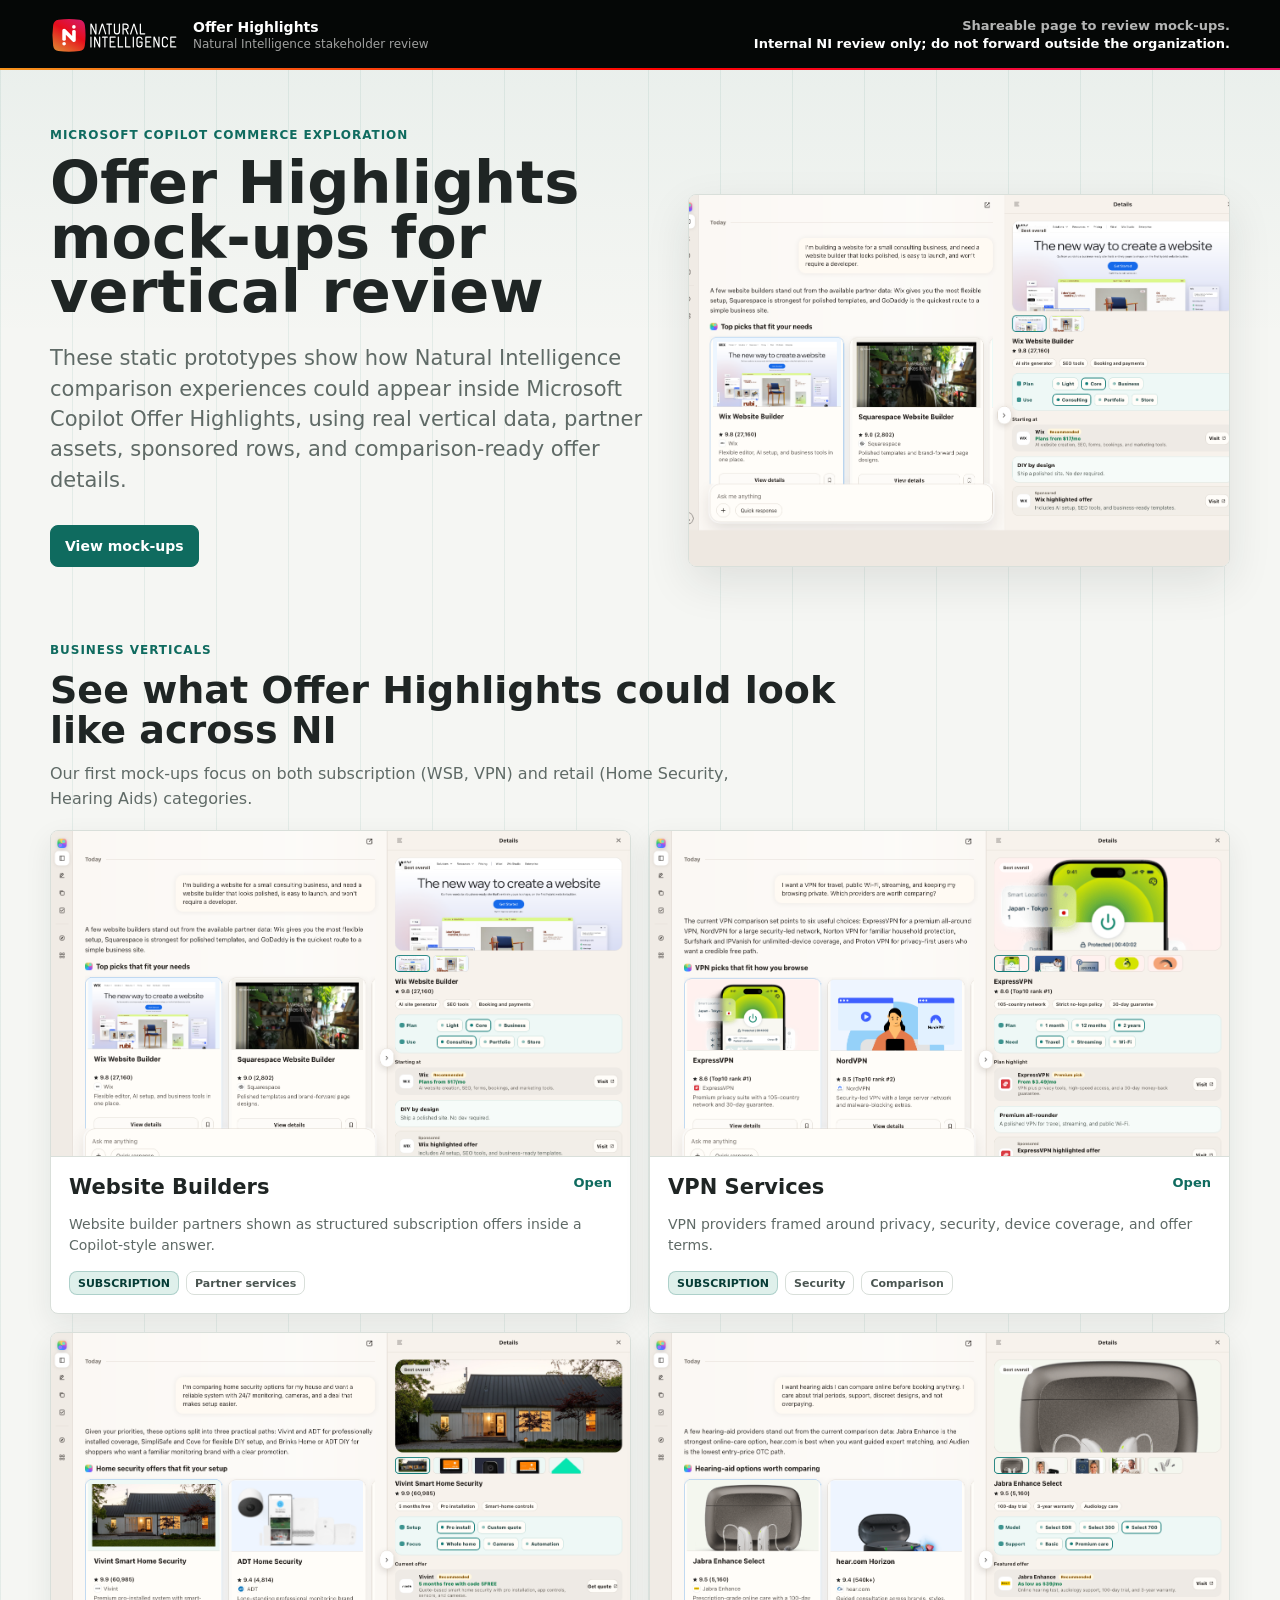
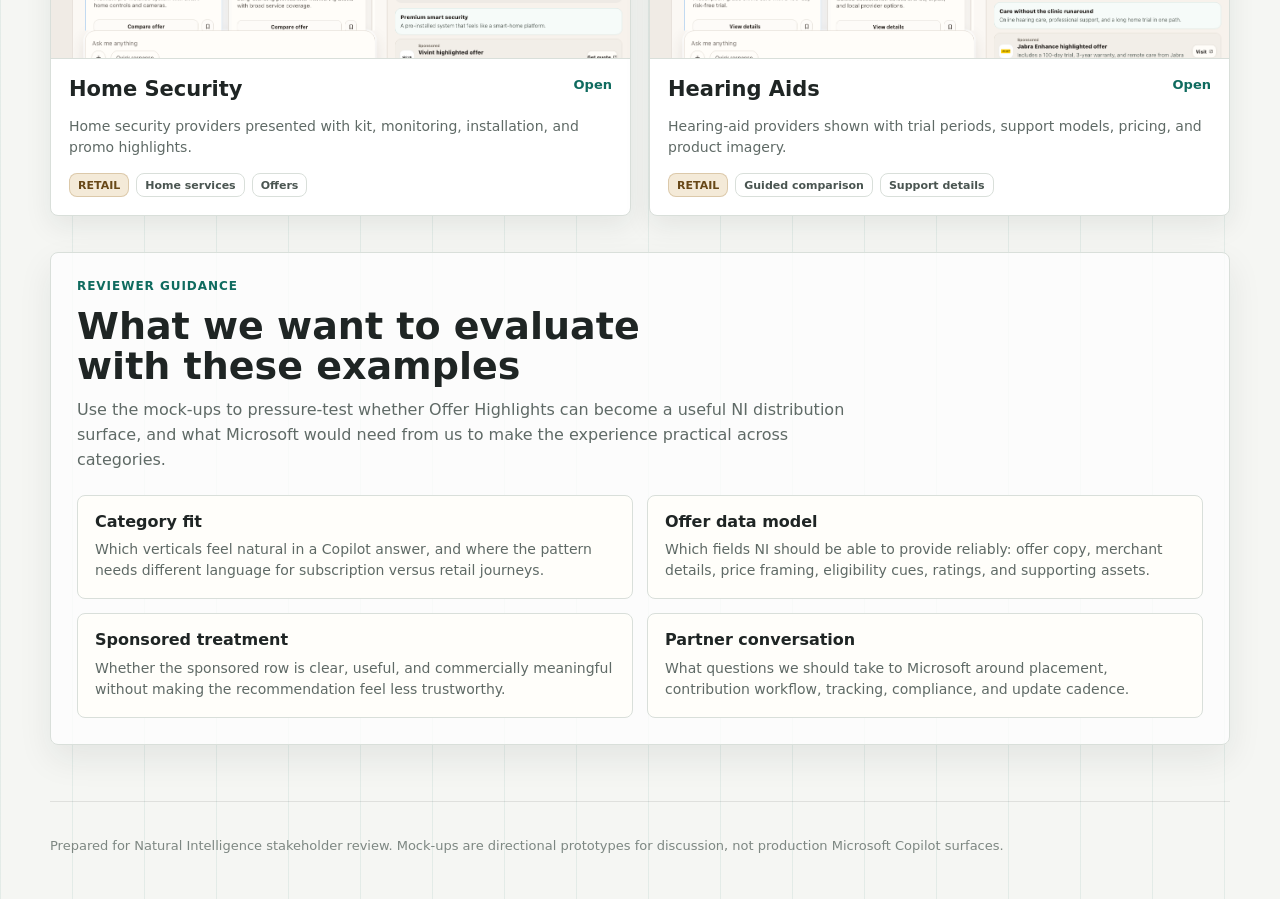
<file: index.html>
<!doctype html>
<html lang="en">
  <head>
    <meta charset="utf-8" />
    <meta name="viewport" content="width=device-width, initial-scale=1" />
    <title>Microsoft Copilot Offer Highlights - NI Mock-Ups</title>
    <link rel="icon" href="data:," />
    <style>
      :root {
        --bg: #f5f6f3;
        --ink: #1f2524;
        --muted: #5f6a66;
        --quiet: #7d8782;
        --panel: #ffffff;
        --line: #d9dfda;
        --line-strong: #b9c3bd;
        --accent: #0f6b5f;
        --accent-ink: #063c36;
        --accent-soft: #dff0eb;
        --gold: #9f7333;
        --blue: #345f88;
        --shadow: 0 16px 44px rgba(26, 38, 35, 0.1);
      }

      * {
        box-sizing: border-box;
      }

      html {
        scroll-behavior: smooth;
      }

      body {
        margin: 0;
        min-height: 100vh;
        color: var(--ink);
        font-family:
          "Aptos",
          "Segoe UI Variable",
          "Segoe UI",
          system-ui,
          sans-serif;
        background:
          linear-gradient(90deg, rgba(15, 107, 95, 0.08) 1px, transparent 1px),
          linear-gradient(180deg, rgba(15, 107, 95, 0.06), transparent 340px),
          var(--bg);
        background-size: 72px 72px, auto, auto;
      }

      a {
        color: inherit;
      }

      .shell {
        width: min(1180px, calc(100% - 36px));
        margin: 0 auto;
      }

      .topbar {
        width: 100%;
        background: #050706;
        color: #fff;
      }

      .topbar::after {
        display: block;
        width: 100%;
        height: 2px;
        background: linear-gradient(90deg, #f7941d 0%, #ff0000 52%, #ed1163 100%);
        content: "";
      }

      .topbar-inner {
        display: flex;
        align-items: center;
        justify-content: space-between;
        gap: 18px;
        padding: 17px 0 15px;
      }

      .brand {
        display: flex;
        align-items: center;
        gap: 11px;
        min-width: 0;
        text-decoration: none;
      }

      .mark {
        display: grid;
        width: 132px;
        height: 36px;
        place-items: center;
        padding: 0;
      }

      .mark img {
        display: block;
        width: 100%;
        height: 100%;
        object-fit: contain;
      }

      .brand-text {
        display: grid;
        gap: 2px;
      }

      .brand-title {
        font-size: 14px;
        font-weight: 760;
      }

      .brand-subtitle {
        color: rgba(255, 255, 255, 0.62);
        font-size: 12px;
      }

      .share-note {
        max-width: 560px;
        margin: 0;
        color: rgba(255, 255, 255, 0.7);
        font-size: 13px;
        font-weight: 690;
        line-height: 1.4;
        text-align: right;
      }

      .share-note strong {
        color: #fff;
        font-weight: 820;
      }

      .hero {
        display: grid;
        grid-template-columns: minmax(0, 1.05fr) minmax(320px, 0.95fr);
        gap: 38px;
        align-items: end;
        min-height: 520px;
        padding: 58px 0 42px;
      }

      .eyebrow {
        margin: 0 0 14px;
        color: var(--accent);
        font-size: 12px;
        font-weight: 820;
        letter-spacing: 0.08em;
        text-transform: uppercase;
      }

      h1 {
        max-width: 820px;
        margin: 0;
        font-size: 59px;
        line-height: 0.92;
        letter-spacing: 0;
        overflow-wrap: anywhere;
      }

      .lede {
        max-width: 690px;
        margin: 24px 0 0;
        color: var(--muted);
        font-size: 21px;
        line-height: 1.45;
      }

      .hero-actions {
        display: flex;
        flex-wrap: wrap;
        gap: 12px;
        margin-top: 30px;
      }

      .button {
        display: inline-flex;
        min-height: 42px;
        align-items: center;
        justify-content: center;
        border: 1px solid var(--accent);
        border-radius: 8px;
        padding: 10px 14px;
        background: var(--accent);
        color: white;
        font-size: 14px;
        font-weight: 760;
        text-decoration: none;
      }

      .hero-panel {
        border: 1px solid var(--line);
        border-radius: 8px;
        background: rgba(255, 255, 255, 0.82);
        box-shadow: var(--shadow);
        overflow: hidden;
      }

      .hero-panel img {
        display: block;
        width: 100%;
        aspect-ratio: 16 / 11;
        object-fit: cover;
        object-position: top center;
        background: #e6ece8;
      }

      .section {
        padding: 34px 0 56px;
      }

      .section-head {
        max-width: 810px;
        margin-bottom: 18px;
      }

      h2 {
        margin: 0;
        font-size: 38px;
        line-height: 1.04;
        letter-spacing: 0;
      }

      .section-copy {
        margin: 12px 0 0;
        max-width: 720px;
        color: var(--muted);
        font-size: 16px;
        line-height: 1.55;
      }

      .mock-grid {
        display: grid;
        grid-template-columns: repeat(2, minmax(0, 1fr));
        gap: 18px;
      }

      .mock-card {
        display: grid;
        min-height: 100%;
        grid-template-rows: auto 1fr;
        border: 1px solid var(--line);
        border-radius: 8px;
        overflow: hidden;
        background: var(--panel);
        color: inherit;
        text-decoration: none;
        box-shadow: 0 10px 28px rgba(26, 38, 35, 0.08);
        transition:
          transform 160ms ease,
          border-color 160ms ease,
          box-shadow 160ms ease;
      }

      .mock-card:hover,
      .mock-card:focus-visible {
        transform: translateY(-2px);
        border-color: rgba(15, 107, 95, 0.45);
        outline: none;
        box-shadow: 0 18px 42px rgba(26, 38, 35, 0.13);
      }

      .mock-card img {
        display: block;
        width: 100%;
        aspect-ratio: 16 / 9;
        object-fit: cover;
        object-position: top center;
        border-bottom: 1px solid var(--line);
        background: #e6ece8;
      }

      .mock-copy {
        display: grid;
        gap: 15px;
        padding: 18px;
      }

      .mock-title-row {
        display: flex;
        align-items: flex-start;
        justify-content: space-between;
        gap: 14px;
      }

      h3 {
        margin: 0;
        font-size: 21px;
        line-height: 1.16;
        letter-spacing: 0;
      }

      .mock-card p {
        margin: 0;
        color: var(--muted);
        font-size: 14px;
        line-height: 1.5;
      }

      .meta {
        display: flex;
        flex-wrap: wrap;
        gap: 7px;
      }

      .pill {
        display: inline-flex;
        min-height: 24px;
        align-items: center;
        border: 1px solid var(--line);
        border-radius: 8px;
        padding: 3px 8px;
        color: #4a5551;
        font-size: 11px;
        font-weight: 760;
      }

      .category-pill {
        border-color: rgba(15, 107, 95, 0.24);
        background: #dff0eb;
        color: #063c36;
        font-weight: 860;
        text-transform: uppercase;
      }

      .category-pill.retail {
        border-color: rgba(159, 115, 51, 0.28);
        background: #f4ead8;
        color: #684818;
      }

      .open {
        color: var(--accent);
        font-size: 13px;
        font-weight: 800;
        white-space: nowrap;
      }

      .review-brief {
        margin-top: 36px;
        border: 1px solid var(--line);
        border-radius: 8px;
        background: rgba(255, 255, 255, 0.74);
        padding: 26px;
        box-shadow: 0 14px 34px rgba(26, 38, 35, 0.08);
      }

      .review-brief h2 {
        max-width: 660px;
      }

      .review-intro {
        max-width: 790px;
        margin: 12px 0 0;
        color: var(--muted);
        font-size: 16px;
        line-height: 1.55;
      }

      .review-grid {
        display: grid;
        grid-template-columns: repeat(2, minmax(0, 1fr));
        gap: 14px;
        margin-top: 22px;
      }

      .review-item {
        border: 1px solid var(--line);
        border-radius: 8px;
        background: #fffefa;
        padding: 17px;
      }

      .review-item h3 {
        margin-bottom: 8px;
        font-size: 16px;
      }

      .review-item p {
        margin: 0;
        color: var(--muted);
        font-size: 14px;
        line-height: 1.5;
      }

      footer {
        padding: 34px 0 44px;
        border-top: 1px solid rgba(31, 37, 36, 0.1);
        color: var(--quiet);
        font-size: 13px;
        line-height: 1.5;
      }

      @media (max-width: 880px) {
        h1 {
          font-size: 58px;
          line-height: 0.96;
        }

        .lede {
          font-size: 19px;
        }

        h2 {
          font-size: 32px;
        }

        .hero {
          grid-template-columns: 1fr;
          min-height: auto;
          padding-top: 44px;
        }

        .mock-grid,
        .review-grid {
          grid-template-columns: 1fr;
        }
      }

      @media (max-width: 620px) {
        .shell {
          width: min(100% - 24px, 1180px);
        }

        body {
          overflow-x: hidden;
        }

        h1 {
          font-size: 39px;
          line-height: 1;
        }

        .lede {
          font-size: 17px;
        }

        h2 {
          font-size: 28px;
        }

        .topbar-inner {
          align-items: flex-start;
          flex-direction: column;
        }

        .share-note {
          max-width: none;
          text-align: left;
        }

        .hero-actions {
          flex-direction: column;
        }

        .button {
          width: 100%;
        }

        .mock-title-row {
          align-items: flex-start;
          flex-direction: column;
          gap: 8px;
        }
      }
    </style>
  </head>
  <body>
    <header class="topbar">
      <div class="shell topbar-inner">
        <a class="brand" href="./" aria-label="Offer Highlights home">
          <span class="mark" aria-hidden="true">
            <img src="assets/brand/ni-logo-full.svg" alt="" />
          </span>
          <span class="brand-text">
            <span class="brand-title">Offer Highlights</span>
            <span class="brand-subtitle">Natural Intelligence stakeholder review</span>
          </span>
        </a>
        <p class="share-note">
          Shareable page to review mock-ups.<br />
          <strong>Internal NI review only; do not forward outside the organization.</strong>
        </p>
      </div>
    </header>

    <main>
      <section class="shell hero" aria-labelledby="page-title">
        <div>
          <p class="eyebrow">Microsoft Copilot commerce exploration</p>
          <h1 id="page-title">Offer Highlights mock-ups for vertical review</h1>
          <p class="lede">
            These static prototypes show how Natural Intelligence comparison experiences could appear inside
            Microsoft Copilot Offer Highlights, using real vertical data, partner assets, sponsored rows, and
            comparison-ready offer details.
          </p>
          <div class="hero-actions">
            <a class="button" href="#mockups">View mock-ups</a>
          </div>
        </div>

        <aside class="hero-panel" aria-label="Website Builders preview">
          <img src="assets/previews/website-builders.png" alt="Preview of the Website Builders Offer Highlights mock-up" />
        </aside>
      </section>

      <section class="shell section" id="mockups" aria-labelledby="mockups-title">
        <div class="section-head">
          <div>
            <p class="eyebrow">Business verticals</p>
            <h2 id="mockups-title">See what Offer Highlights could look like across NI</h2>
            <p class="section-copy">
              Our first mock-ups focus on both subscription (WSB, VPN) and retail (Home Security, Hearing Aids) categories.
            </p>
          </div>
        </div>

        <div class="mock-grid">
          <a class="mock-card" href="artifacts/mockups/website-builders.html">
            <img src="assets/previews/website-builders.png" alt="Website Builders mock-up preview" />
            <div class="mock-copy">
              <div class="mock-title-row">
                <h3>Website Builders</h3>
                <span class="open">Open</span>
              </div>
              <p>
                Website builder partners shown as structured subscription offers inside a Copilot-style answer.
              </p>
              <div class="meta">
                <span class="pill category-pill subscription">Subscription</span>
                <span class="pill">Partner services</span>
              </div>
            </div>
          </a>

          <a class="mock-card" href="artifacts/mockups/vpn.html">
            <img src="assets/previews/vpn.png" alt="VPN Services mock-up preview" />
            <div class="mock-copy">
              <div class="mock-title-row">
                <h3>VPN Services</h3>
                <span class="open">Open</span>
              </div>
              <p>
                VPN providers framed around privacy, security, device coverage, and offer terms.
              </p>
              <div class="meta">
                <span class="pill category-pill subscription">Subscription</span>
                <span class="pill">Security</span>
                <span class="pill">Comparison</span>
              </div>
            </div>
          </a>

          <a class="mock-card" href="artifacts/mockups/home-security.html">
            <img src="assets/previews/home-security.png" alt="Home Security mock-up preview" />
            <div class="mock-copy">
              <div class="mock-title-row">
                <h3>Home Security</h3>
                <span class="open">Open</span>
              </div>
              <p>
                Home security providers presented with kit, monitoring, installation, and promo highlights.
              </p>
              <div class="meta">
                <span class="pill category-pill retail">Retail</span>
                <span class="pill">Home services</span>
                <span class="pill">Offers</span>
              </div>
            </div>
          </a>

          <a class="mock-card" href="artifacts/mockups/hearing-aids.html">
            <img src="assets/previews/hearing-aids.png" alt="Hearing Aids mock-up preview" />
            <div class="mock-copy">
              <div class="mock-title-row">
                <h3>Hearing Aids</h3>
                <span class="open">Open</span>
              </div>
              <p>
                Hearing-aid providers shown with trial periods, support models, pricing, and product imagery.
              </p>
              <div class="meta">
                <span class="pill category-pill retail">Retail</span>
                <span class="pill">Guided comparison</span>
                <span class="pill">Support details</span>
              </div>
            </div>
          </a>
        </div>

        <section class="review-brief" aria-labelledby="review-title">
          <p class="eyebrow">Reviewer guidance</p>
          <h2 id="review-title">What we want to evaluate with these examples</h2>
          <p class="review-intro">
            Use the mock-ups to pressure-test whether Offer Highlights can become a useful NI distribution surface,
            and what Microsoft would need from us to make the experience practical across categories.
          </p>
          <div class="review-grid">
            <section class="review-item">
              <h3>Category fit</h3>
              <p>Which verticals feel natural in a Copilot answer, and where the pattern needs different language for subscription versus retail journeys.</p>
            </section>
            <section class="review-item">
              <h3>Offer data model</h3>
              <p>Which fields NI should be able to provide reliably: offer copy, merchant details, price framing, eligibility cues, ratings, and supporting assets.</p>
            </section>
            <section class="review-item">
              <h3>Sponsored treatment</h3>
              <p>Whether the sponsored row is clear, useful, and commercially meaningful without making the recommendation feel less trustworthy.</p>
            </section>
            <section class="review-item">
              <h3>Partner conversation</h3>
              <p>What questions we should take to Microsoft around placement, contribution workflow, tracking, compliance, and update cadence.</p>
            </section>
          </div>
        </section>
      </section>
    </main>

    <footer class="shell">
      Prepared for Natural Intelligence stakeholder review. Mock-ups are directional prototypes for discussion,
      not production Microsoft Copilot surfaces.
    </footer>
  </body>
</html>
</file>
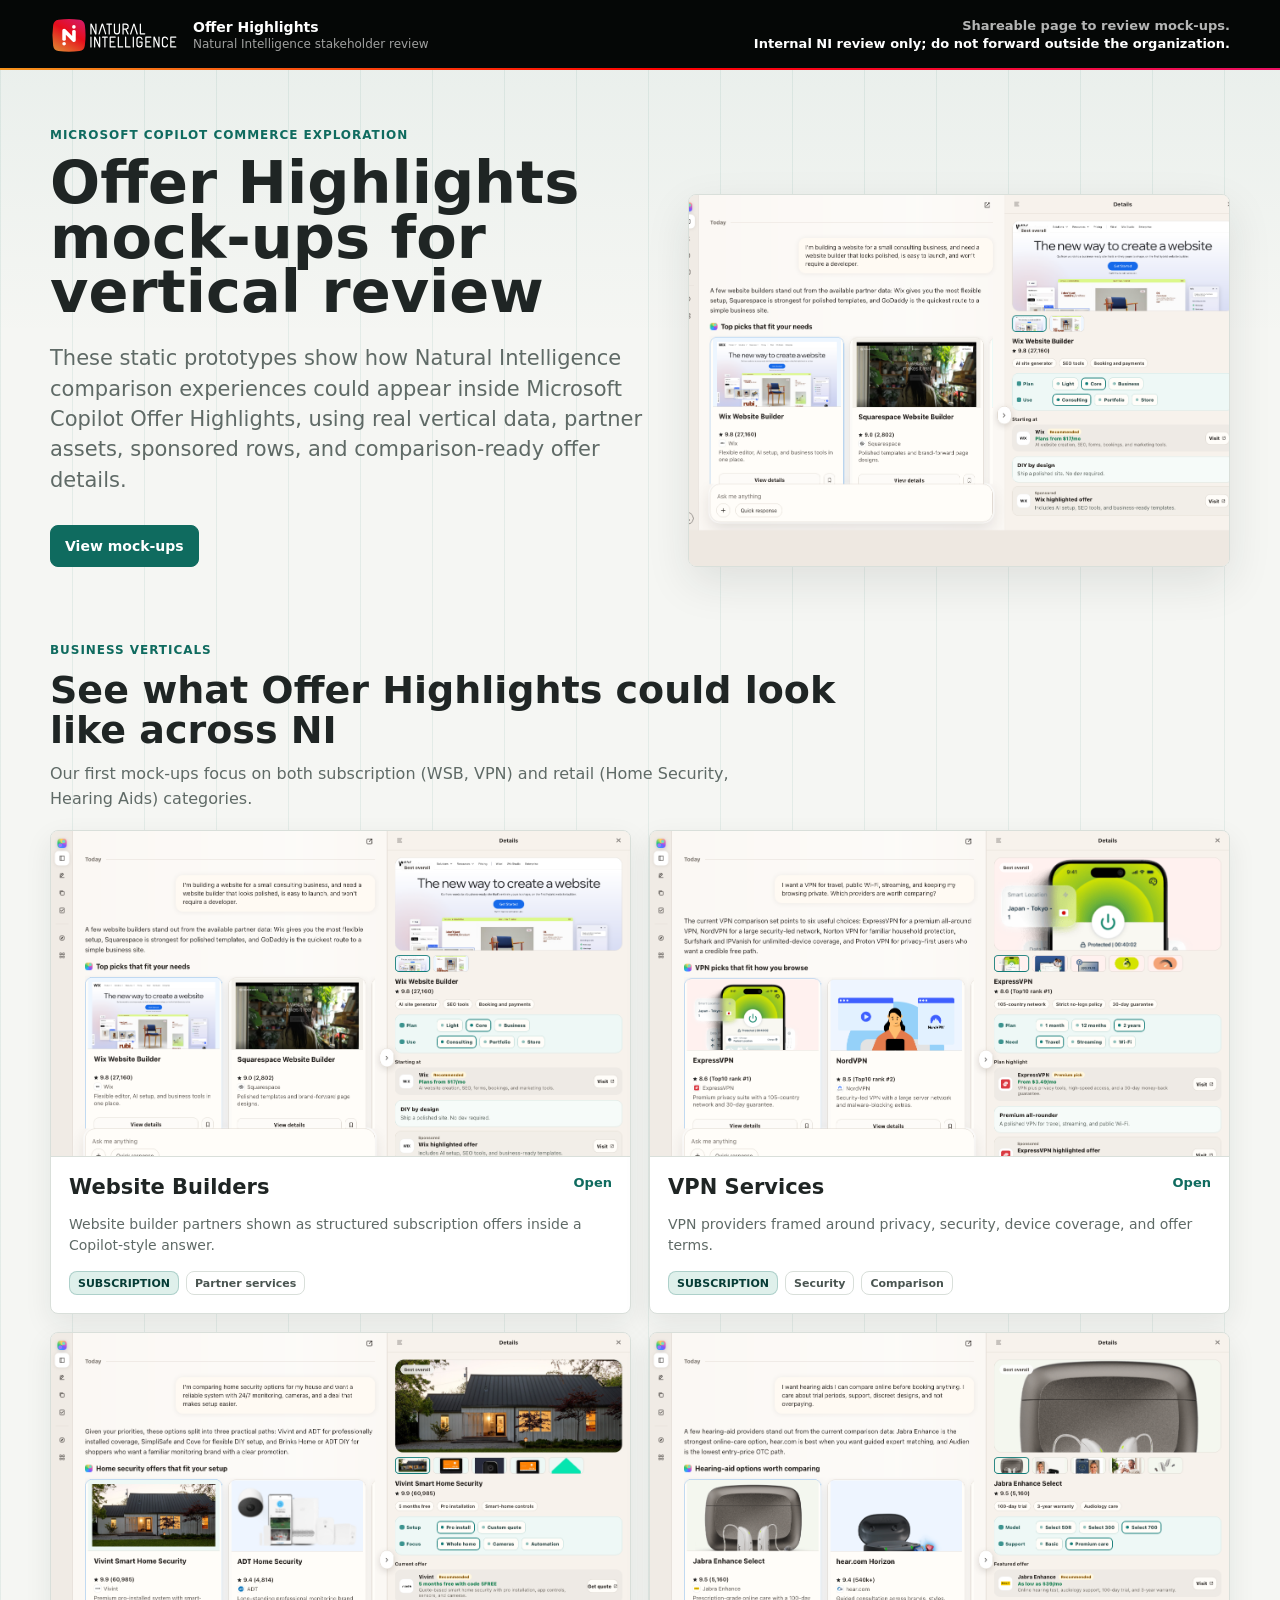
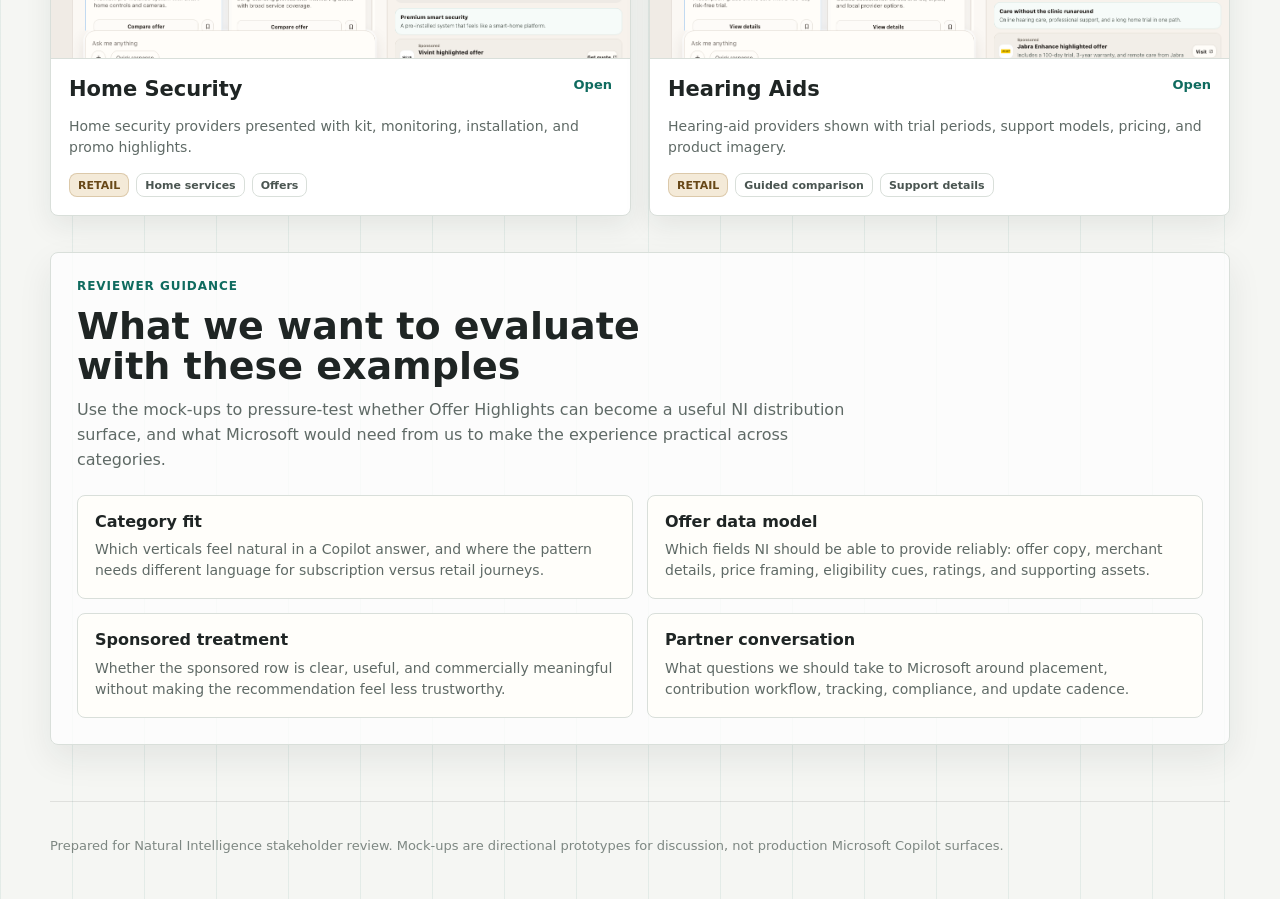
<file: artifacts/mockups/index.html>
<!doctype html>
<html lang="en">
  <head>
    <meta charset="utf-8" />
    <meta name="viewport" content="width=device-width, initial-scale=1" />
    <meta http-equiv="refresh" content="0; url=../../" />
    <title>Offer Highlights Mock-Ups</title>
  </head>
  <body>
    <p><a href="../../">Open the Offer Highlights mock-up home page</a>.</p>
  </body>
</html>
</file>
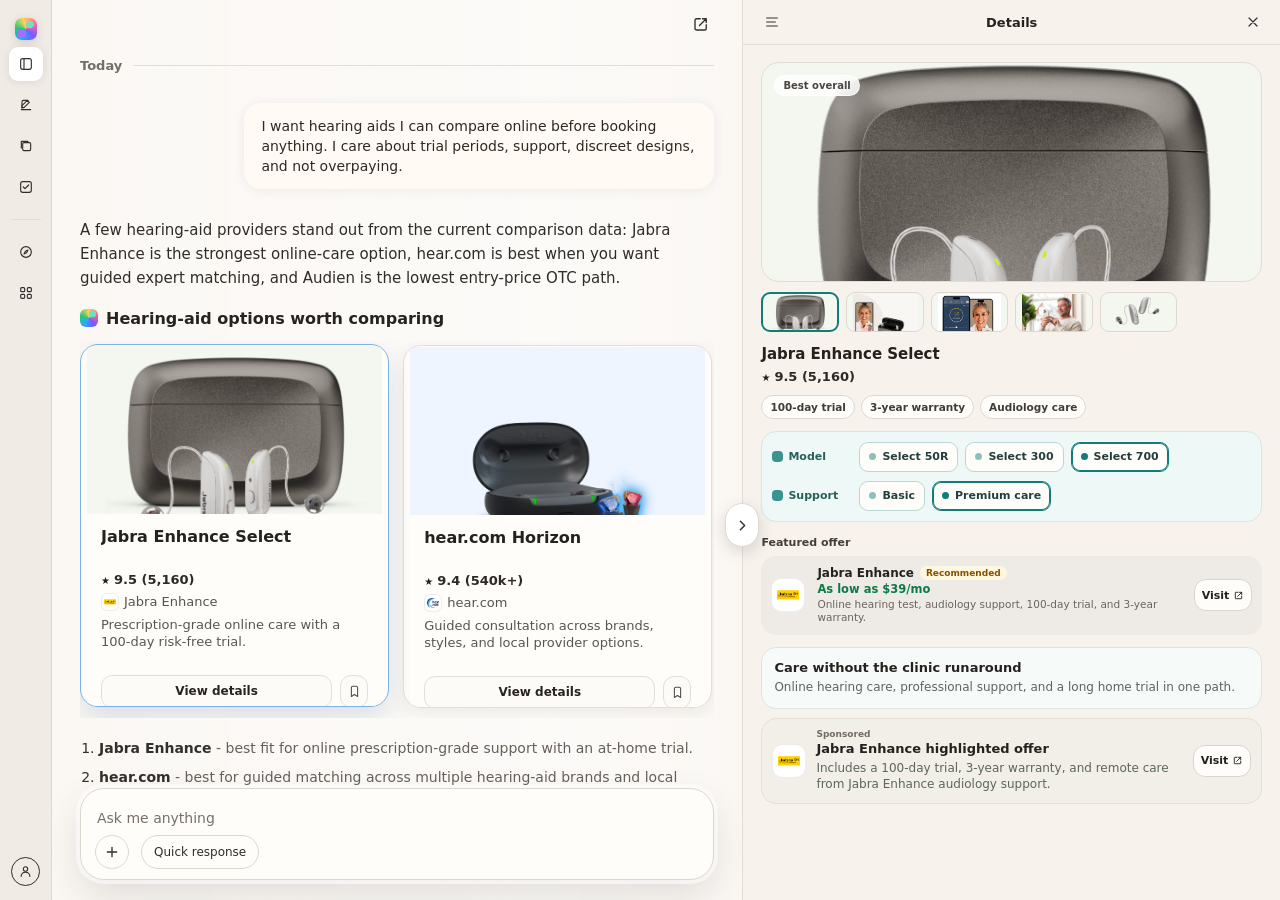
<file: artifacts/mockups/hearing-aids.html>
<!doctype html>
<html lang="en">
  <head>
    <meta charset="utf-8" />
    <meta name="viewport" content="width=device-width, initial-scale=1" />
    <title>Offer Highlights - Hearing Aids</title>
    <link rel="icon" href="data:," />
    <link rel="stylesheet" href="shared/copilot-offer-highlights.css" />
  </head>
  <body>
    <div id="offerHighlightsApp"></div>
    <script src="data/hearing-aids.js"></script>
    <script src="shared/copilot-offer-highlights.js"></script>
  </body>
</html>
</file>
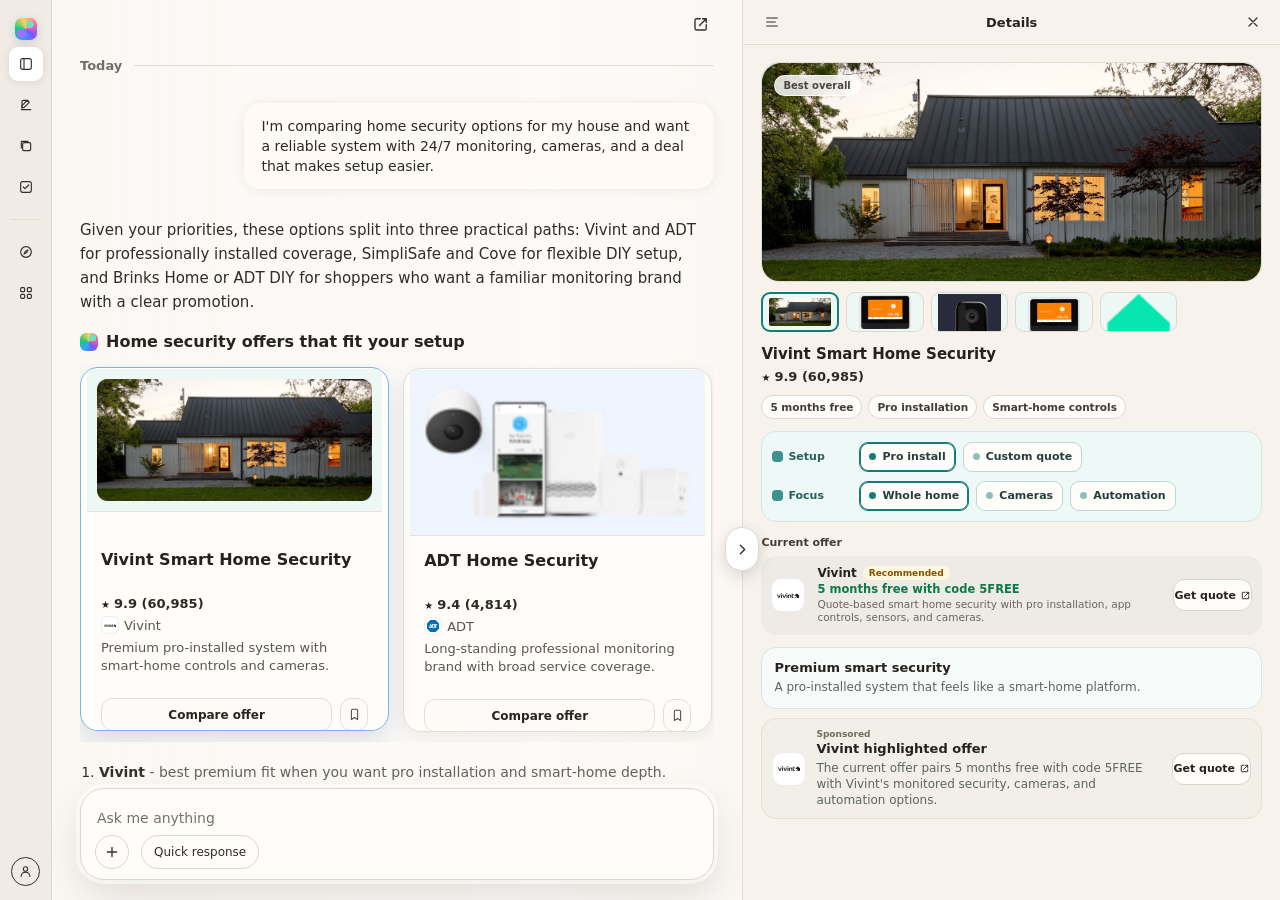
<file: artifacts/mockups/home-security.html>
<!doctype html>
<html lang="en">
  <head>
    <meta charset="utf-8" />
    <meta name="viewport" content="width=device-width, initial-scale=1" />
    <title>Offer Highlights - Home Security</title>
    <link rel="icon" href="data:," />
    <link rel="stylesheet" href="shared/copilot-offer-highlights.css" />
  </head>
  <body>
    <div id="offerHighlightsApp"></div>
    <script src="data/home-security.js"></script>
    <script src="shared/copilot-offer-highlights.js"></script>
  </body>
</html>
</file>
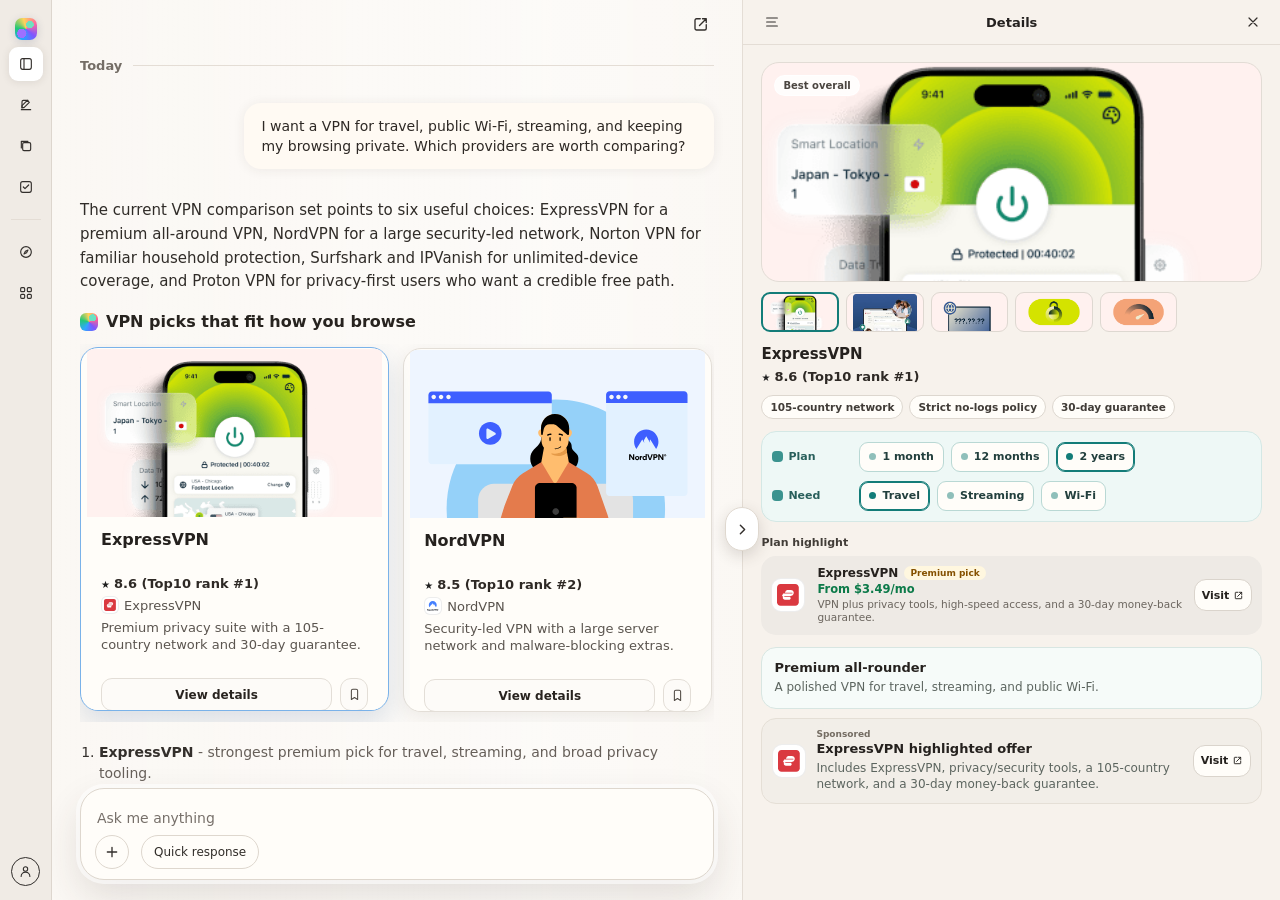
<file: artifacts/mockups/vpn.html>
<!doctype html>
<html lang="en">
  <head>
    <meta charset="utf-8" />
    <meta name="viewport" content="width=device-width, initial-scale=1" />
    <title>Offer Highlights - VPN</title>
    <link rel="icon" href="data:," />
    <link rel="stylesheet" href="shared/copilot-offer-highlights.css" />
  </head>
  <body>
    <div id="offerHighlightsApp"></div>
    <script src="data/vpn.js"></script>
    <script src="shared/copilot-offer-highlights.js"></script>
  </body>
</html>
</file>
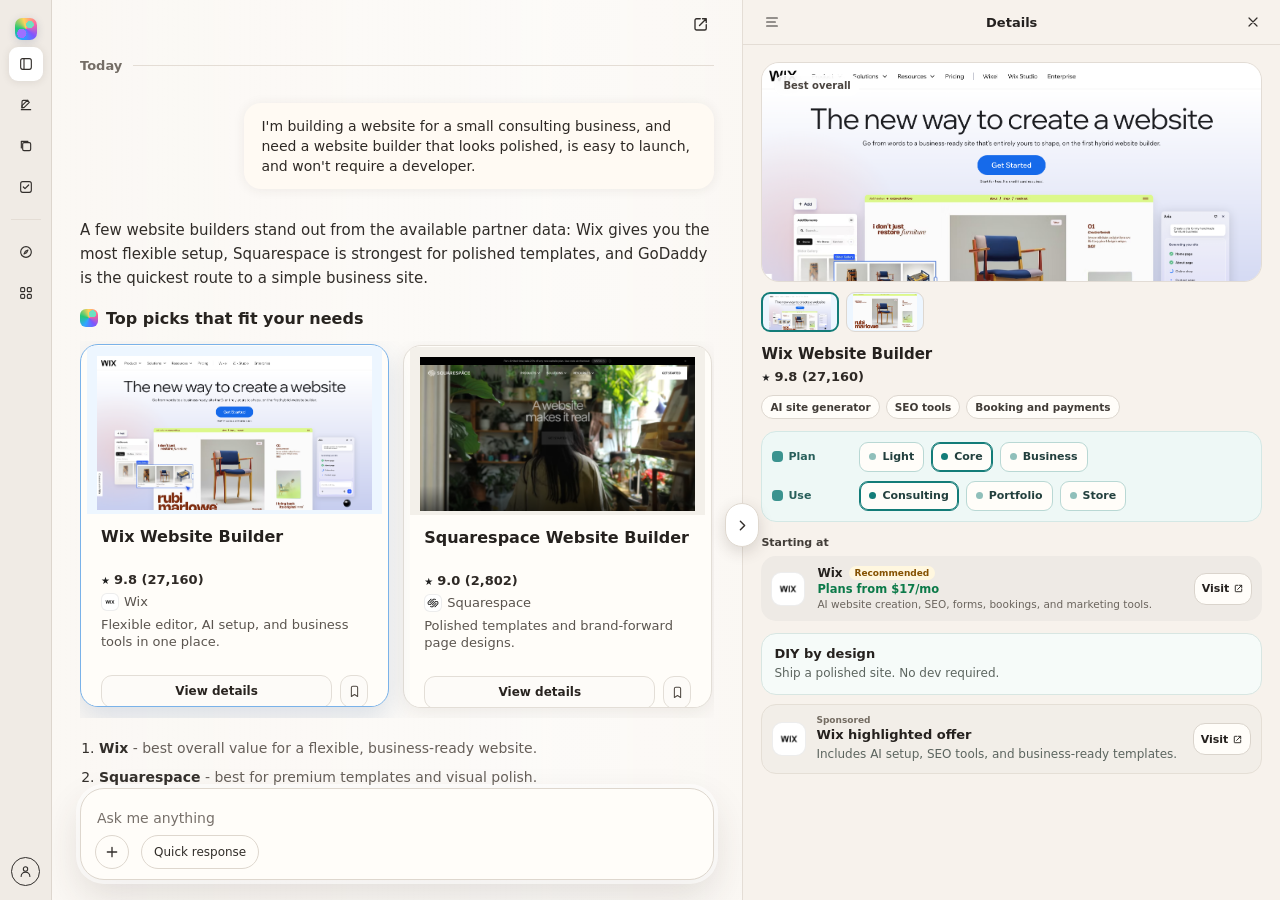
<file: artifacts/mockups/website-builders.html>
<!doctype html>
<html lang="en">
  <head>
    <meta charset="utf-8" />
    <meta name="viewport" content="width=device-width, initial-scale=1" />
    <title>Offer Highlights - Website Builders</title>
    <link rel="icon" href="data:," />
    <link rel="stylesheet" href="shared/copilot-offer-highlights.css" />
  </head>
  <body>
    <div id="offerHighlightsApp"></div>
    <script src="data/website-builders.js"></script>
    <script src="shared/copilot-offer-highlights.js"></script>
  </body>
</html>
</file>
<file: artifacts/mockups/shared/copilot-offer-highlights.css>
:root {
  --oh-ink: #24211f;
  --oh-muted: #6f6861;
  --oh-soft: #f5f0ea;
  --oh-canvas: #fbf8f4;
  --oh-panel: #fffdfa;
  --oh-line: #e4ddd5;
  --oh-elevated: #ffffff;
  --oh-accent: #137c78;
  --oh-accent-2: #3468d5;
  --oh-success: #0c7a49;
  --oh-warning: #b76d00;
  --oh-shadow: 0 18px 46px rgba(66, 52, 42, 0.14);
  --oh-subtle-shadow: 0 6px 20px rgba(65, 51, 42, 0.1);
  --oh-card-width: 324px;
  --oh-detail-width: clamp(520px, 42vw, 610px);
}

* {
  box-sizing: border-box;
}

html,
body {
  margin: 0;
  height: 100%;
  min-height: 100%;
}

body {
  color: var(--oh-ink);
  font-family: "Aptos", "Segoe UI Variable", "Segoe UI", system-ui, sans-serif;
  background: #eee8e1;
  overflow: hidden;
  -webkit-font-smoothing: antialiased;
}

button,
input,
select {
  font: inherit;
}

button {
  cursor: pointer;
}

svg {
  display: block;
}

.oh-shell {
  height: 100vh;
  min-height: 0;
  position: relative;
  display: grid;
  grid-template-columns: 52px minmax(0, 1fr) var(--oh-detail-width);
  background: var(--oh-canvas);
  overflow: hidden;
  transition: grid-template-columns 260ms cubic-bezier(0.22, 1, 0.36, 1);
}

.oh-shell.is-detail-collapsed {
  grid-template-columns: 52px minmax(0, 1fr) 0;
}

.oh-rail {
  display: flex;
  flex-direction: column;
  align-items: center;
  gap: 7px;
  padding: 18px 0 14px;
  background: #f0ebe5;
  border-right: 1px solid rgba(210, 202, 193, 0.62);
}

.oh-copilot-mark {
  width: 22px;
  height: 22px;
  border-radius: 7px;
  background:
    radial-gradient(circle at 68% 30%, #70e0be 0 17%, transparent 18%),
    radial-gradient(circle at 31% 70%, #9d70ff 0 21%, transparent 22%),
    conic-gradient(from 130deg, #7f56ff, #25a5ff, #20c777, #ffd45b, #ff6b9e, #7f56ff);
  box-shadow: 0 2px 8px rgba(42, 62, 104, 0.18);
}

.oh-rail-button,
.oh-icon-button {
  display: grid;
  place-items: center;
  border: 0;
  color: #332f2c;
  background: transparent;
}

.oh-rail-button {
  width: 34px;
  height: 34px;
  border-radius: 9px;
}

.oh-rail-button.is-active {
  background: #fff;
  box-shadow: 0 1px 8px rgba(47, 39, 33, 0.1);
}

.oh-rail-separator {
  width: 30px;
  height: 1px;
  margin: 8px 0;
  background: var(--oh-line);
}

.oh-rail-spacer {
  flex: 1;
}

.oh-profile {
  width: 29px;
  height: 29px;
  display: grid;
  place-items: center;
  border: 1.6px solid #302d2b;
  border-radius: 50%;
  color: #302d2b;
}

.oh-main {
  min-width: 0;
  min-height: 0;
  position: relative;
  z-index: 1;
  display: grid;
  grid-template-rows: 48px minmax(0, 1fr) 112px;
  overflow: hidden;
  background:
    linear-gradient(90deg, rgba(255, 255, 255, 0) 0, rgba(255, 255, 255, 0.38) 72%, rgba(255, 255, 255, 0) 100%),
    var(--oh-canvas);
}

.oh-toolbar {
  display: flex;
  align-items: center;
  justify-content: flex-end;
  padding: 0 24px;
}

.oh-conversation {
  min-width: 0;
  min-height: 0;
  overflow: auto;
  padding: 10px 28px 22px;
}

.oh-content {
  width: min(860px, 100%);
  margin: 0 auto;
  position: relative;
}

.oh-day {
  display: grid;
  grid-template-columns: auto 1fr;
  align-items: center;
  gap: 11px;
  margin: 0 0 30px;
  color: #746d66;
  font-size: 13px;
  font-weight: 700;
}

.oh-day::after {
  content: "";
  height: 1px;
  background: var(--oh-line);
}

.oh-prompt-row {
  display: flex;
  justify-content: flex-end;
  margin-bottom: 30px;
}

.oh-prompt {
  width: min(470px, 92%);
  border-radius: 17px;
  background: #fffaf3;
  padding: 13px 17px;
  color: #2e2925;
  font-size: 14px;
  line-height: 1.44;
  box-shadow: 0 1px 12px rgba(69, 55, 43, 0.08);
}

.oh-answer {
  max-width: 100%;
}

.oh-answer-intro {
  margin: 0 0 18px;
  color: #302c28;
  font-size: 15px;
  line-height: 1.58;
}

.oh-module-heading {
  display: flex;
  align-items: center;
  gap: 8px;
  margin: 0 0 13px;
  color: #27231f;
  font-size: 16px;
  font-weight: 760;
  letter-spacing: 0;
}

.oh-module-heading::before {
  content: "";
  width: 18px;
  height: 18px;
  border-radius: 6px;
  background:
    radial-gradient(circle at 70% 27%, #6be1c1 0 19%, transparent 20%),
    conic-gradient(from 140deg, #7b55ff, #2fa7ff, #25c878, #ffd15a, #ff6292, #7b55ff);
}

.oh-carousel-wrap {
  position: relative;
  margin: 0 0 20px;
}

.oh-carousel {
  display: grid;
  grid-auto-flow: column;
  grid-auto-columns: min(var(--oh-card-width), calc((100% - 14px) / 2));
  gap: 14px;
  overflow-x: auto;
  overscroll-behavior-inline: contain;
  scroll-snap-type: inline mandatory;
  padding: 4px 0 10px 2px;
  scrollbar-width: none;
}

.oh-carousel::-webkit-scrollbar {
  display: none;
}

.oh-card {
  aspect-ratio: 324 / 381;
  display: grid;
  grid-template-rows: 168px minmax(0, 1fr);
  scroll-snap-align: start;
  border: 1px solid #e3ded7;
  border-radius: 18px;
  overflow: hidden;
  background: #fffdf9;
  color: inherit;
  text-align: left;
  box-shadow: 0 5px 18px rgba(63, 52, 42, 0.08);
  transition:
    border-color 160ms ease,
    box-shadow 160ms ease,
    transform 160ms ease;
}

.oh-card:hover,
.oh-card[aria-pressed="true"] {
  border-color: #7ab2e9;
  box-shadow: 0 12px 28px rgba(47, 96, 151, 0.16);
  transform: translateY(-1px);
}

.oh-card-media {
  position: relative;
  display: grid;
  place-items: center;
  padding: 10px;
  border-bottom: 1px solid rgba(227, 222, 215, 0.88);
  background: var(--item-surface, #f5f2ed);
  overflow: hidden;
}

.oh-card-media img {
  width: 100%;
  height: 100%;
  display: block;
  object-fit: var(--image-fit, contain);
}

.oh-card-body {
  min-width: 0;
  position: relative;
  z-index: 1;
  display: grid;
  grid-template-rows: 40px 16px 18px 54px 33px;
  gap: 5px;
  background: #fffdf9;
  padding: 13px 14px;
}

.oh-card-title {
  height: 40px;
  display: -webkit-box;
  margin: 0;
  color: #25211e;
  overflow: hidden;
  font-size: 16px;
  font-weight: 770;
  line-height: 1.25;
  -webkit-box-orient: vertical;
  -webkit-line-clamp: 2;
}

.oh-rating,
.oh-detail-rating {
  display: flex;
  align-items: center;
  gap: 4px;
  color: #2e2925;
  overflow: hidden;
  font-size: 13px;
  font-weight: 650;
  white-space: nowrap;
}

.oh-rating-star::before {
  content: "\2605";
  color: #1f1f1f;
  font-size: 10px;
}

.oh-merchant {
  display: flex;
  align-items: center;
  gap: 5px;
  min-width: 0;
  margin-top: 0;
  color: #59534d;
  overflow: hidden;
  font-size: 13px;
  white-space: nowrap;
}

.oh-merchant-logo,
.oh-offer-logo {
  display: grid;
  place-items: center;
  flex: 0 0 auto;
  color: #fff;
  background: var(--merchant-color, #277f72);
  font-weight: 800;
}

.oh-merchant-logo {
  width: 14px;
  height: 14px;
  border-radius: 5px;
  font-size: 7px;
}

.oh-merchant-logo.has-image {
  width: 18px;
  height: 18px;
  border: 1px solid rgba(35, 32, 29, 0.08);
  border-radius: 6px;
  background: #fff;
  padding: 2px;
}

.oh-merchant-logo img,
.oh-offer-logo img {
  max-width: 100%;
  max-height: 100%;
  object-fit: contain;
}

.oh-card-match {
  display: -webkit-box;
  margin: 0;
  color: #5b554f;
  overflow: hidden;
  font-size: 13px;
  line-height: 1.34;
  -webkit-box-orient: vertical;
  -webkit-line-clamp: 3;
}

.oh-card-footer {
  display: grid;
  grid-template-columns: 1fr 28px;
  gap: 8px;
  align-items: center;
  margin-top: 0;
}

.oh-card-action {
  height: 33px;
  display: grid;
  place-items: center;
  border: 1px solid #e3ded7;
  border-radius: 11px;
  background: #fdfbf8;
  color: #28231f;
  font-size: 12px;
  font-weight: 700;
}

.oh-save-button {
  width: 28px;
  height: 33px;
  display: grid;
  place-items: center;
  border: 1px solid #e3ded7;
  border-radius: 11px;
  background: #fdfbf8;
  color: #514b45;
}

.oh-save-button.is-saved {
  color: #0b766e;
  border-color: #9bd2cb;
  background: #effaf8;
}

.oh-next {
  position: fixed;
  left: auto;
  top: var(--oh-toggle-top, -100px);
  right: var(--oh-detail-width);
  transform: translate(50%, -50%);
  width: 34px;
  height: 44px;
  display: grid;
  place-items: center;
  border: 1px solid #dfd8cf;
  border-radius: 999px;
  background: #fff;
  color: #332f2c;
  box-shadow: 0 5px 15px rgba(53, 45, 37, 0.16);
  z-index: 9999;
  transition:
    opacity 120ms ease,
    visibility 120ms ease,
    transform 160ms ease,
    box-shadow 160ms ease;
}

.oh-next:active {
  transform: translate(50%, -50%) scale(0.96);
}

.oh-shell.is-detail-collapsed .oh-next {
  display: none;
  opacity: 0;
  visibility: hidden;
  pointer-events: none;
  transform: translate(50%, -50%) scale(0.92);
}

.oh-recap {
  max-width: 690px;
  margin: 4px 0 0;
  padding: 0 0 0 19px;
  color: #332f2b;
  font-size: 14px;
  line-height: 1.5;
}

.oh-recap li {
  margin-bottom: 8px;
}

.oh-recap span {
  color: #665f59;
}

.oh-composer-wrap {
  width: min(790px, calc(100% - 56px));
  margin: 0 auto;
  padding: 0 0 24px;
}

.oh-composer {
  height: 92px;
  display: grid;
  grid-template-columns: 38px auto 1fr;
  grid-template-rows: 1fr 34px;
  align-items: end;
  gap: 8px;
  border: 1px solid #ded7ce;
  border-radius: 24px;
  background: #fffdf9;
  padding: 15px 14px 10px;
  box-shadow:
    0 0 0 4px rgba(255, 255, 255, 0.58),
    0 16px 38px rgba(64, 50, 40, 0.14);
}

.oh-composer input {
  grid-column: 1 / -1;
  grid-row: 1;
  min-width: 0;
  border: 0;
  outline: 0;
  background: transparent;
  color: #77706a;
  font-size: 14px;
}

.oh-icon-button {
  width: 34px;
  height: 34px;
  border: 1px solid #ded7ce;
  border-radius: 50%;
  background: #fffdf9;
}

.oh-mode-pill {
  height: 34px;
  display: inline-flex;
  align-items: center;
  gap: 6px;
  padding: 0 12px;
  border: 1px solid #ded7ce;
  border-radius: 999px;
  background: #fffdf9;
  color: #302c28;
  font-size: 12px;
}

.oh-detail {
  min-width: 0;
  min-height: 0;
  position: relative;
  z-index: 2;
  display: grid;
  grid-template-rows: 45px minmax(0, 1fr);
  border-left: 1px solid var(--oh-line);
  background: #f7f2ec;
  overflow: hidden;
  opacity: 1;
  transform: translateX(0);
  transition:
    opacity 180ms ease,
    transform 260ms cubic-bezier(0.22, 1, 0.36, 1);
}

.oh-shell.is-detail-collapsed .oh-detail {
  border-left: 0;
  opacity: 0;
  pointer-events: none;
  transform: translateX(16px);
  visibility: hidden;
}

.oh-shell.is-detail-collapsed .oh-detail > * {
  visibility: hidden;
}

.oh-detail-header {
  display: grid;
  grid-template-columns: 32px 1fr 32px;
  align-items: center;
  gap: 8px;
  padding: 0 12px;
  border-bottom: 1px solid var(--oh-line);
}

.oh-detail-header strong {
  justify-self: center;
  font-size: 13px;
}

.oh-detail-body {
  min-width: 0;
  min-height: 0;
  overflow: auto;
  padding: 17px 18px 20px;
}

.oh-hero {
  position: relative;
  display: grid;
  place-items: center;
  height: 220px;
  border: 1px solid #e2dcd5;
  border-radius: 18px;
  background: var(--item-surface, #f5f1ec);
  overflow: hidden;
}

.oh-hero img {
  width: 100%;
  height: 100%;
  object-fit: var(--image-fit, contain);
}

.oh-disclosure-pill {
  position: absolute;
  left: 12px;
  top: 12px;
  border: 1px solid rgba(255, 255, 255, 0.78);
  border-radius: 999px;
  background: rgba(255, 255, 255, 0.82);
  padding: 4px 8px;
  color: #4b4540;
  font-size: 10px;
  font-weight: 750;
  backdrop-filter: blur(8px);
}

.oh-thumbs {
  display: grid;
  grid-template-columns: repeat(6, minmax(0, 1fr));
  gap: 7px;
  margin: 10px 0 13px;
}

.oh-thumb {
  height: 40px;
  display: grid;
  place-items: center;
  border: 1px solid #ded8d1;
  border-radius: 9px;
  background: var(--item-surface, #f6f1eb);
  overflow: hidden;
}

.oh-thumb img {
  width: 100%;
  height: 100%;
  object-fit: contain;
}

.oh-thumb.is-active {
  border: 2px solid var(--oh-accent);
}

.oh-detail-title {
  margin: 0 0 5px;
  color: #25211e;
  font-size: 15px;
  font-weight: 790;
  line-height: 1.25;
}

.oh-highlight-chips {
  display: flex;
  flex-wrap: wrap;
  gap: 6px;
  margin: 11px 0 12px;
}

.oh-chip {
  display: inline-flex;
  align-items: center;
  min-height: 24px;
  border: 1px solid #ddd7cf;
  border-radius: 999px;
  background: #fffdf9;
  padding: 3px 8px;
  color: #413c37;
  font-size: 10.5px;
  font-weight: 700;
}

.oh-variants {
  display: grid;
  gap: 9px;
  margin: 0 0 13px;
  border: 1px solid #d4e8e5;
  border-radius: 15px;
  background: #eef8f6;
  padding: 10px;
}

.oh-variant-row {
  display: grid;
  grid-template-columns: 78px 1fr;
  gap: 9px;
  align-items: center;
}

.oh-variant-label {
  display: inline-flex;
  align-items: center;
  gap: 5px;
  color: #285f5b;
  font-size: 11px;
  font-weight: 820;
}

.oh-variant-label::before {
  content: "";
  width: 11px;
  height: 11px;
  border-radius: 4px;
  background: var(--brand-ink, var(--oh-accent));
  opacity: 0.82;
}

.oh-options {
  display: flex;
  flex-wrap: wrap;
  gap: 7px;
}

.oh-option {
  min-height: 30px;
  display: inline-flex;
  align-items: center;
  gap: 6px;
  border: 1px solid #b9d8d4;
  border-radius: 9px;
  background: #fffdf9;
  padding: 5px 9px;
  color: #223f3d;
  font-size: 11px;
  font-weight: 780;
}

.oh-option::before {
  content: "";
  width: 7px;
  height: 7px;
  border-radius: 50%;
  background: #8fbfba;
}

.oh-option.is-active {
  border-color: var(--oh-accent);
  box-shadow: inset 0 0 0 1px var(--oh-accent);
}

.oh-option.is-active::before {
  background: var(--oh-accent);
}

.oh-section-label {
  margin: 14px 0 7px;
  color: #423d38;
  font-size: 11px;
  font-weight: 800;
}

.oh-offer-list {
  display: grid;
  gap: 8px;
}

.oh-offer-row {
  display: grid;
  grid-template-columns: 36px minmax(0, 1fr) auto;
  gap: 10px;
  align-items: center;
  border-radius: 15px;
  background: #eeeae5;
  padding: 10px;
}

.oh-offer-logo {
  width: 34px;
  height: 34px;
  border-radius: 10px;
  font-size: 9px;
}

.oh-offer-logo.has-image {
  border: 1px solid rgba(35, 32, 29, 0.08);
  background: #fff;
  padding: 5px;
}

.oh-offer-name {
  display: flex;
  align-items: center;
  gap: 6px;
  margin-bottom: 2px;
  color: #25211e;
  font-size: 12px;
  font-weight: 780;
}

.oh-offer-badge {
  border-radius: 999px;
  background: #fff7df;
  padding: 2px 6px;
  color: #855100;
  font-size: 9px;
  font-weight: 850;
}

.oh-offer-price {
  color: var(--oh-success);
  font-size: 11.5px;
  font-weight: 820;
}

.oh-offer-meta {
  margin-top: 2px;
  color: #6b655e;
  font-size: 10.5px;
  line-height: 1.3;
}

.oh-cta {
  min-width: 58px;
  height: 32px;
  display: inline-flex;
  align-items: center;
  justify-content: center;
  gap: 4px;
  border: 1px solid #dad4cc;
  border-radius: 12px;
  background: #fffdf9;
  color: #25211e;
  text-decoration: none;
  font-size: 11px;
  font-weight: 800;
}

.oh-unique-value {
  margin: 12px 0 9px;
  border: 1px solid #d8e6e2;
  border-radius: 15px;
  background: #f6fbf9;
  padding: 12px;
}

.oh-unique-value h3,
.oh-sponsored-card h3 {
  margin: 0 0 5px;
  color: #25211e;
  font-size: 13px;
  font-weight: 820;
  letter-spacing: 0;
}

.oh-unique-value p,
.oh-sponsored-card p {
  margin: 0;
  color: #5c655f;
  font-size: 12px;
  line-height: 1.32;
}

.oh-sponsored-card {
  display: grid;
  grid-template-columns: 34px minmax(0, 1fr) auto;
  gap: 10px;
  align-items: center;
  margin-top: 9px;
  border: 1px solid #e5dfd6;
  border-radius: 15px;
  background: #f2eee8;
  padding: 10px;
}

.oh-sponsored-label {
  display: block;
  width: fit-content;
  margin-bottom: 2px;
  color: #746c62;
  font-size: 9px;
  font-weight: 780;
}

.oh-price-history {
  display: grid;
  grid-template-columns: repeat(8, 1fr);
  align-items: end;
  gap: 4px;
  height: 54px;
  margin: 8px 0 0;
  padding: 8px;
  border: 1px solid #e4ded6;
  border-radius: 12px;
  background: #fffdf9;
}

.oh-price-bar {
  min-height: 8px;
  border-radius: 999px 999px 2px 2px;
  background: linear-gradient(180deg, #7eb8e8, #2f7fb9);
}

.oh-review-summary,
.oh-detail-note {
  margin: 9px 0 0;
  color: #635d56;
  font-size: 11px;
  line-height: 1.42;
}

.oh-source-link {
  color: inherit;
  text-decoration-color: rgba(52, 104, 213, 0.35);
  text-underline-offset: 3px;
}

.oh-missing {
  max-width: 680px;
  margin: 12vh auto;
  border: 1px solid var(--oh-line);
  border-radius: 18px;
  background: var(--oh-panel);
  padding: 24px;
  box-shadow: var(--oh-subtle-shadow);
}

.oh-missing h1 {
  margin: 0 0 8px;
  font-size: 20px;
}

.oh-missing p {
  margin: 0;
  color: var(--oh-muted);
  line-height: 1.5;
}

@media (max-width: 1060px) {
  body {
    overflow: auto;
  }

  .oh-shell,
  .oh-shell.is-detail-collapsed {
    height: auto;
    min-height: 100vh;
    grid-template-columns: 48px minmax(0, 1fr);
    overflow: visible;
  }

  .oh-detail {
    grid-column: 1 / -1;
    border-left: 0;
    border-top: 1px solid var(--oh-line);
  }

  .oh-shell.is-detail-collapsed .oh-detail {
    height: 0;
    min-height: 0;
    border-top: 0;
    transform: translateY(8px);
  }

  .oh-next {
    display: none;
  }

  .oh-detail-body {
    display: grid;
    grid-template-columns: minmax(220px, 0.9fr) minmax(300px, 1.1fr);
    gap: 16px;
  }

  .oh-detail-main {
    min-width: 0;
  }
}

@media (max-width: 720px) {
  .oh-shell {
    display: block;
  }

  .oh-rail {
    display: none;
  }

  .oh-main {
    min-height: 100vh;
    grid-template-rows: 44px auto auto;
  }

  .oh-conversation {
    padding: 8px 14px 16px;
  }

  .oh-prompt {
    width: 100%;
  }

  .oh-carousel {
    grid-auto-columns: min(100%, var(--oh-card-width));
    padding-right: 28px;
  }

  .oh-composer-wrap {
    width: calc(100% - 24px);
    padding-bottom: 14px;
  }

  .oh-composer {
    height: 86px;
  }

  .oh-detail {
    display: block;
  }

  .oh-detail-body {
    display: block;
    padding: 14px;
  }

  .oh-hero {
    height: 192px;
  }

  .oh-offer-row {
    grid-template-columns: 34px minmax(0, 1fr) auto;
    gap: 8px;
    padding: 9px;
  }
}
</file>
